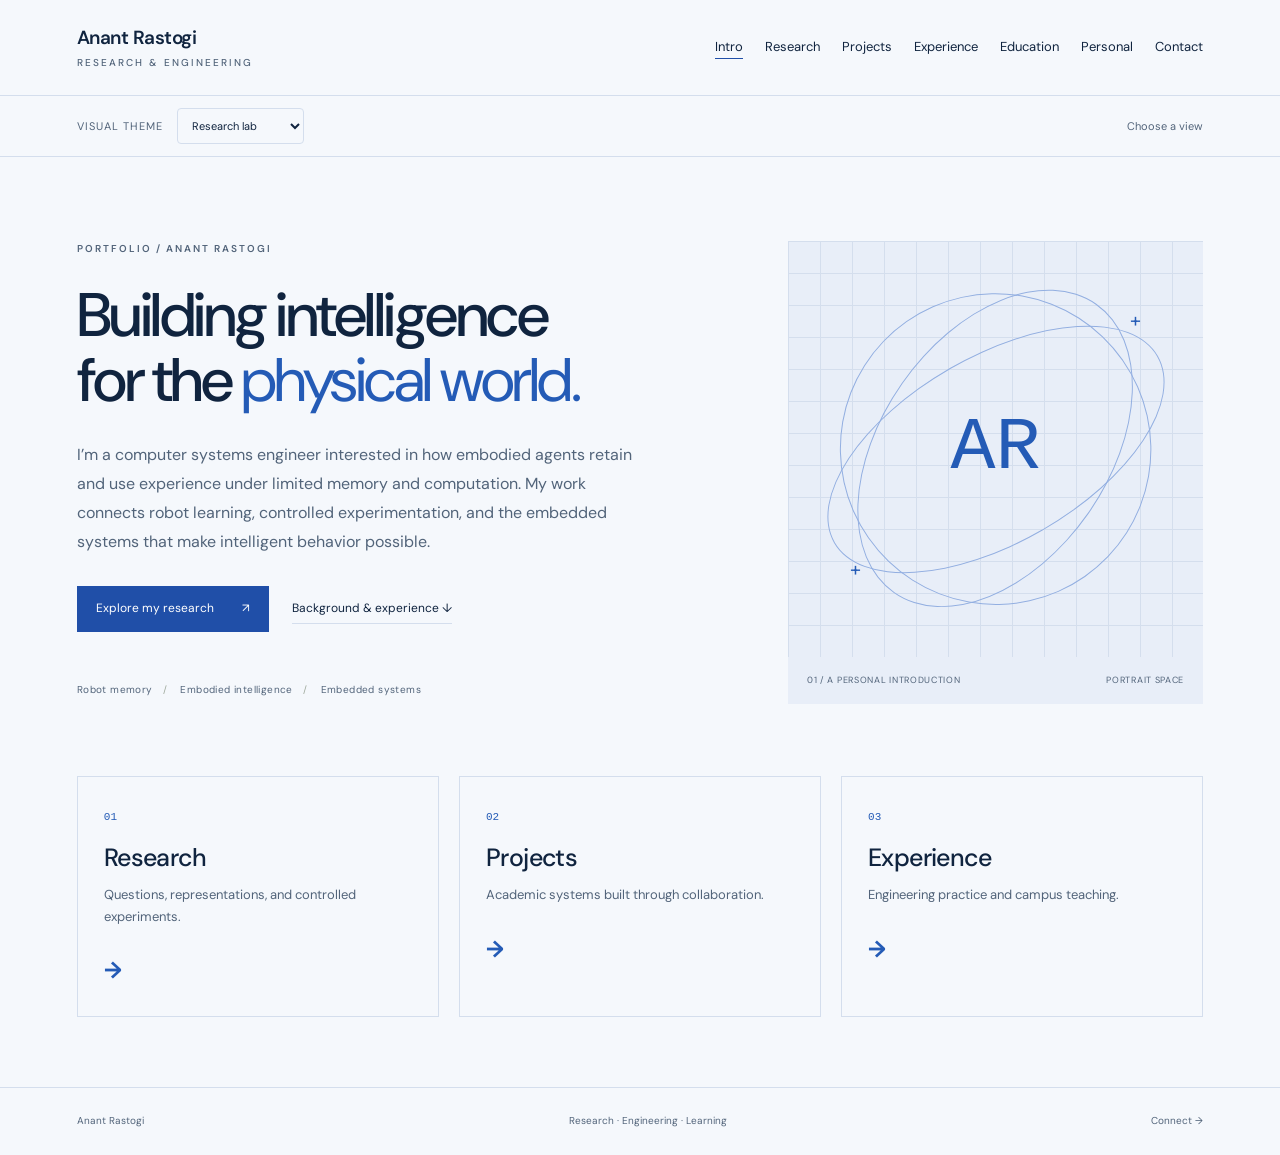
<file: index.html>
<!doctype html>
<html lang="en" data-theme="lab"><head><meta charset="utf-8"><meta name="viewport" content="width=device-width, initial-scale=1"><meta name="description" content="Anant Rastogi: intro, research and engineering portfolio."><meta name="theme-color" content="#183d88"><title>Intro | Anant Rastogi</title><link rel="stylesheet" href="styles.css"><script>try{document.documentElement.dataset.theme=localStorage.getItem('portfolio-theme')||'lab'}catch(e){}</script></head><body><a class="skip" href="#main">Skip to content</a><header class="masthead"><a class="wordmark" href="index.html">Anant Rastogi<span>Research & engineering</span></a><button id="menu-toggle" aria-expanded="false" aria-controls="navigation">Menu <span>+</span></button><nav id="navigation" aria-label="Main navigation"><a href="index.html" aria-current="page" class="active">Intro</a><a href="research.html">Research</a><a href="projects.html">Projects</a><a href="experience.html">Experience</a><a href="education.html">Education</a><a href="about.html">Personal</a><a href="contact.html">Contact</a></nav></header><div class="theme-toolbar"><label for="theme-select">Visual theme</label><select id="theme-select"><option value="lab">Research lab</option><option value="graphite">Graphite</option><option value="editorial">Editorial</option></select><span>Choose a view</span></div><main id="main"><section id="home" class="hero"><div class="hero-copy"><p class="eyebrow">Portfolio / Anant Rastogi</p><h1>Building intelligence<br>for the <em>physical world.</em></h1><p class="intro" id="intro"></p><div class="hero-actions"><a class="button" href="research.html">Explore my research <span>↗</span></a><a class="text-link" href="experience.html">Background & experience ↓</a></div><div class="areas" id="areas"></div></div><figure class="portrait media-slot"><div class="portrait-art" aria-hidden="true"><span class="orbit o1"></span><span class="orbit o2"></span><span class="orbit o3"></span><span class="cross c1">+</span><span class="cross c2">+</span><span class="monogram">AR</span></div><figcaption><span>01 / A personal introduction</span><span>Portrait space</span></figcaption></figure></section><section class="page-index" aria-label="Explore the portfolio"><a href="research.html"><span>01</span><h2>Research</h2><p>Questions, representations, and controlled experiments.</p><b aria-hidden="true">→</b></a><a href="projects.html"><span>02</span><h2>Projects</h2><p>Academic systems built through collaboration.</p><b aria-hidden="true">→</b></a><a href="experience.html"><span>03</span><h2>Experience</h2><p>Engineering practice and campus teaching.</p><b aria-hidden="true">→</b></a></section></main><footer><span>Anant Rastogi</span><span>Research · Engineering · Learning</span><a href="contact.html">Connect →</a></footer><script src="content.js"></script><script src="app.js"></script></body></html>
</file>
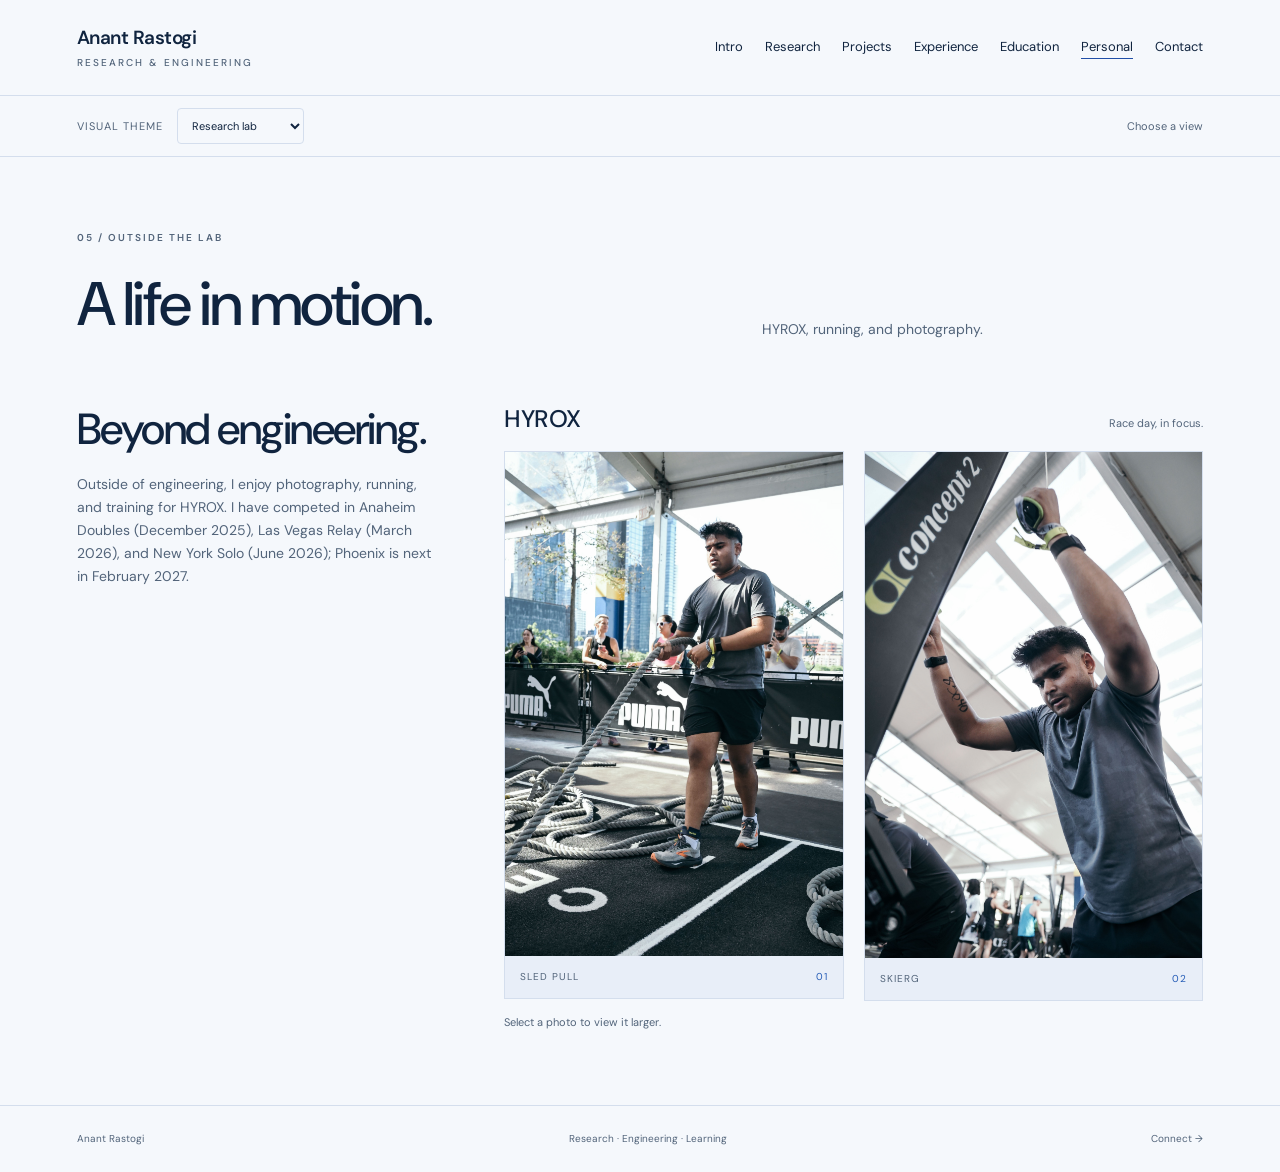
<file: about.html>
<!doctype html>
<html lang="en" data-theme="lab"><head><meta charset="utf-8"><meta name="viewport" content="width=device-width, initial-scale=1"><meta name="description" content="Anant Rastogi: personal, research and engineering portfolio."><meta name="theme-color" content="#183d88"><title>Personal | Anant Rastogi</title><link rel="stylesheet" href="styles.css?v=20261116"><script>try{document.documentElement.dataset.theme=localStorage.getItem('portfolio-theme')||'lab'}catch(e){}</script></head><body><a class="skip" href="#main">Skip to content</a><header class="masthead"><a class="wordmark" href="index.html">Anant Rastogi<span>Research & engineering</span></a><button id="menu-toggle" aria-expanded="false" aria-controls="navigation">Menu <span>+</span></button><nav id="navigation" aria-label="Main navigation"><a href="index.html">Intro</a><a href="research.html">Research</a><a href="projects.html">Projects</a><a href="experience.html">Experience</a><a href="education.html">Education</a><a href="about.html" aria-current="page" class="active">Personal</a><a href="contact.html">Contact</a></nav></header><div class="theme-toolbar"><label for="theme-select">Visual theme</label><select id="theme-select"><option value="lab">Research lab</option><option value="graphite">Graphite</option><option value="editorial">Editorial</option></select><span>Choose a view</span></div><main id="main"><section class="section"><div class="section-head"><div><p class="eyebrow">05 / Outside the lab</p><h1>A life in motion.</h1></div><p class="section-note">HYROX, running, and photography.</p></div><div class="about-grid about-hyrox"><div><h2>Beyond engineering.</h2><div id="hobbies"></div></div>
<section class="hyrox-gallery" id="hyrox" aria-labelledby="hyrox-title">
  <div class="hyrox-gallery-head"><h2 id="hyrox-title">HYROX</h2><p>Race day, in focus.</p></div>
  <div class="hyrox-photos">
    <figure class="hyrox-photo">
      <a href="media/hyrox/sled-pull.jpg" aria-label="View larger photo: HYROX sled pull">
        <img src="media/hyrox/sled-pull.jpg" width="2677" height="4000" alt="Pulling the sled rope during a HYROX race." loading="lazy" decoding="async">
      </a>
      <figcaption><span>Sled pull</span><span>01</span></figcaption>
    </figure>
    <figure class="hyrox-photo">
      <a href="media/hyrox/skierg.jpg" aria-label="View larger photo: HYROX SkiErg">
        <img src="media/hyrox/skierg.jpg" width="2666" height="4000" alt="Reaching overhead on a SkiErg during a HYROX race." loading="lazy" decoding="async">
      </a>
      <figcaption><span>SkiErg</span><span>02</span></figcaption>
    </figure>
  </div>
  <p class="hyrox-gallery-note">Select a photo to view it larger.</p>
</section></div></section></main><footer><span>Anant Rastogi</span><span>Research · Engineering · Learning</span><a href="contact.html">Connect →</a></footer><script src="content.js?v=20261116"></script><script src="app.js"></script></body></html>
</file>
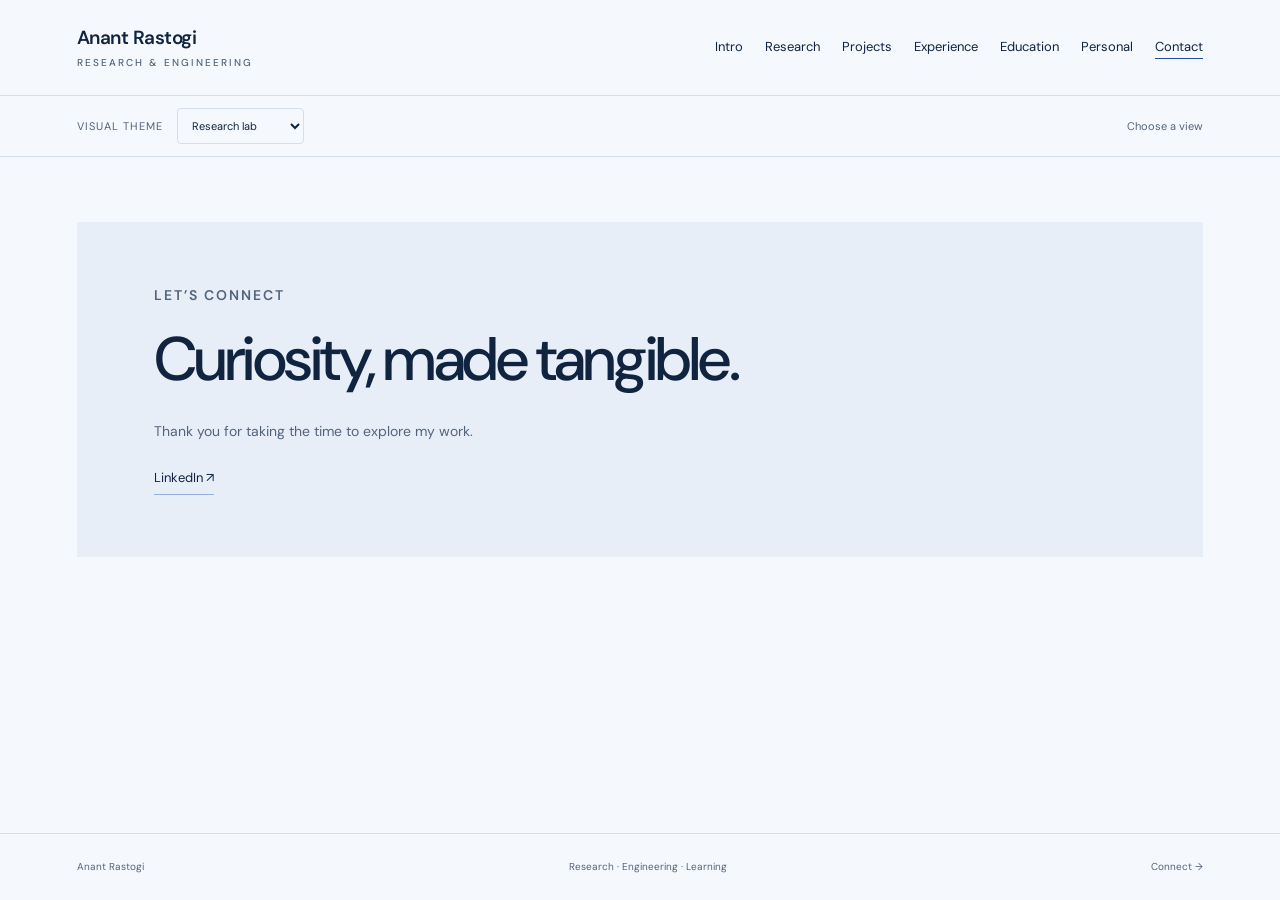
<file: contact.html>
<!doctype html>
<html lang="en" data-theme="lab"><head><meta charset="utf-8"><meta name="viewport" content="width=device-width, initial-scale=1"><meta name="description" content="Anant Rastogi: contact, research and engineering portfolio."><meta name="theme-color" content="#183d88"><title>Contact | Anant Rastogi</title><link rel="stylesheet" href="styles.css"><script>try{document.documentElement.dataset.theme=localStorage.getItem('portfolio-theme')||'lab'}catch(e){}</script></head><body><a class="skip" href="#main">Skip to content</a><header class="masthead"><a class="wordmark" href="index.html">Anant Rastogi<span>Research & engineering</span></a><button id="menu-toggle" aria-expanded="false" aria-controls="navigation">Menu <span>+</span></button><nav id="navigation" aria-label="Main navigation"><a href="index.html">Intro</a><a href="research.html">Research</a><a href="projects.html">Projects</a><a href="experience.html">Experience</a><a href="education.html">Education</a><a href="about.html">Personal</a><a href="contact.html" aria-current="page" class="active">Contact</a></nav></header><div class="theme-toolbar"><label for="theme-select">Visual theme</label><select id="theme-select"><option value="lab">Research lab</option><option value="graphite">Graphite</option><option value="editorial">Editorial</option></select><span>Choose a view</span></div><main id="main"><section class="contact"><p class="eyebrow">Let’s connect</p><h1>Curiosity, made tangible.</h1><p>Thank you for taking the time to explore my work.</p><div id="contact-links"></div></section></main><footer><span>Anant Rastogi</span><span>Research · Engineering · Learning</span><a href="contact.html">Connect →</a></footer><script src="content.js"></script><script src="app.js"></script></body></html>
</file>
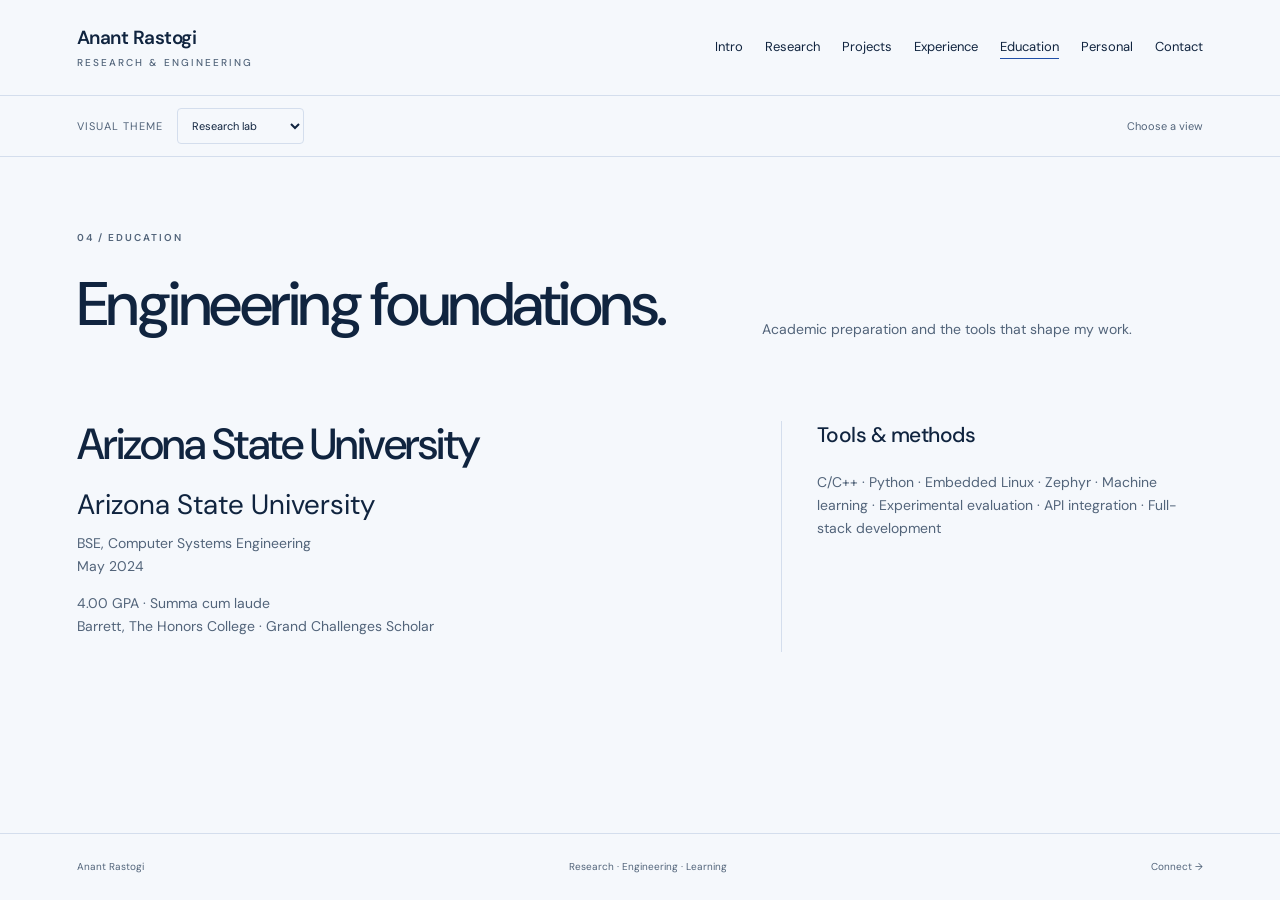
<file: education.html>
<!doctype html>
<html lang="en" data-theme="lab"><head><meta charset="utf-8"><meta name="viewport" content="width=device-width, initial-scale=1"><meta name="description" content="Anant Rastogi: education, research and engineering portfolio."><meta name="theme-color" content="#183d88"><title>Education | Anant Rastogi</title><link rel="stylesheet" href="styles.css"><script>try{document.documentElement.dataset.theme=localStorage.getItem('portfolio-theme')||'lab'}catch(e){}</script></head><body><a class="skip" href="#main">Skip to content</a><header class="masthead"><a class="wordmark" href="index.html">Anant Rastogi<span>Research & engineering</span></a><button id="menu-toggle" aria-expanded="false" aria-controls="navigation">Menu <span>+</span></button><nav id="navigation" aria-label="Main navigation"><a href="index.html">Intro</a><a href="research.html">Research</a><a href="projects.html">Projects</a><a href="experience.html">Experience</a><a href="education.html" aria-current="page" class="active">Education</a><a href="about.html">Personal</a><a href="contact.html">Contact</a></nav></header><div class="theme-toolbar"><label for="theme-select">Visual theme</label><select id="theme-select"><option value="lab">Research lab</option><option value="graphite">Graphite</option><option value="editorial">Editorial</option></select><span>Choose a view</span></div><main id="main"><section class="section"><div class="section-head"><div><p class="eyebrow">04 / Education</p><h1>Engineering foundations.</h1></div><p class="section-note">Academic preparation and the tools that shape my work.</p></div><div class="education-layout"><div><h2>Arizona State University</h2><div id="education"></div></div><div><h3>Tools & methods</h3><p id="skills" class="muted"></p></div></div></section></main><footer><span>Anant Rastogi</span><span>Research · Engineering · Learning</span><a href="contact.html">Connect →</a></footer><script src="content.js"></script><script src="app.js"></script></body></html>
</file>
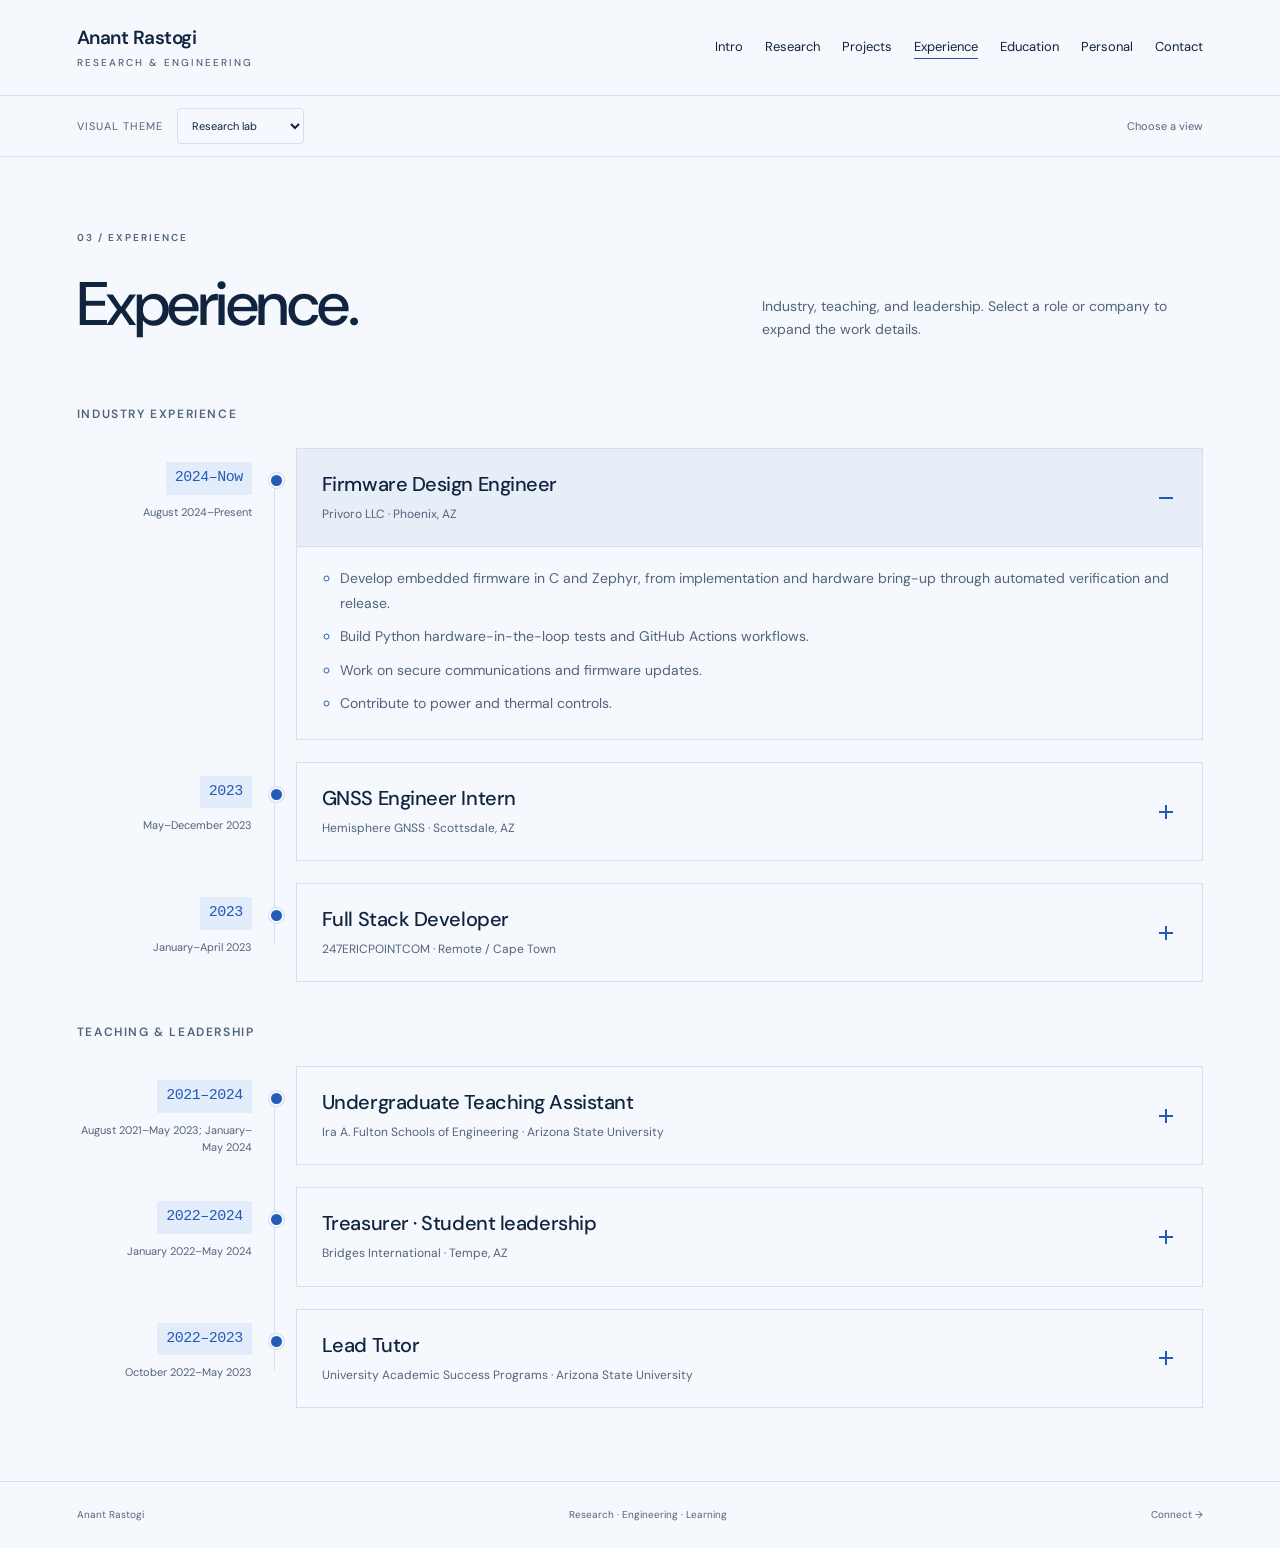
<file: experience.html>
<!doctype html>
<html lang="en" data-theme="lab"><head><meta charset="utf-8"><meta name="viewport" content="width=device-width, initial-scale=1"><meta name="description" content="Anant Rastogi: experience, research and engineering portfolio."><meta name="theme-color" content="#183d88"><title>Experience | Anant Rastogi</title><link rel="stylesheet" href="styles.css?v=20261116-timeline"><script>try{document.documentElement.dataset.theme=localStorage.getItem('portfolio-theme')||'lab'}catch(e){}</script></head><body><a class="skip" href="#main">Skip to content</a><header class="masthead"><a class="wordmark" href="index.html">Anant Rastogi<span>Research & engineering</span></a><button id="menu-toggle" aria-expanded="false" aria-controls="navigation">Menu <span>+</span></button><nav id="navigation" aria-label="Main navigation"><a href="index.html">Intro</a><a href="research.html">Research</a><a href="projects.html">Projects</a><a href="experience.html" aria-current="page" class="active">Experience</a><a href="education.html">Education</a><a href="about.html">Personal</a><a href="contact.html">Contact</a></nav></header><div class="theme-toolbar"><label for="theme-select">Visual theme</label><select id="theme-select"><option value="lab">Research lab</option><option value="graphite">Graphite</option><option value="editorial">Editorial</option></select><span>Choose a view</span></div><main id="main"><section id="experience" class="section"><div class="section-head"><div><p class="eyebrow">03 / Experience</p><h1>Experience.</h1></div><p class="section-note">Industry, teaching, and leadership. Select a role or company to expand the work details.</p></div><div id="experience-list"></div></section></main><footer><span>Anant Rastogi</span><span>Research · Engineering · Learning</span><a href="contact.html">Connect →</a></footer><script src="content.js?v=20261116-timeline"></script><script src="app.js?v=20261116-timeline"></script></body></html>
</file>
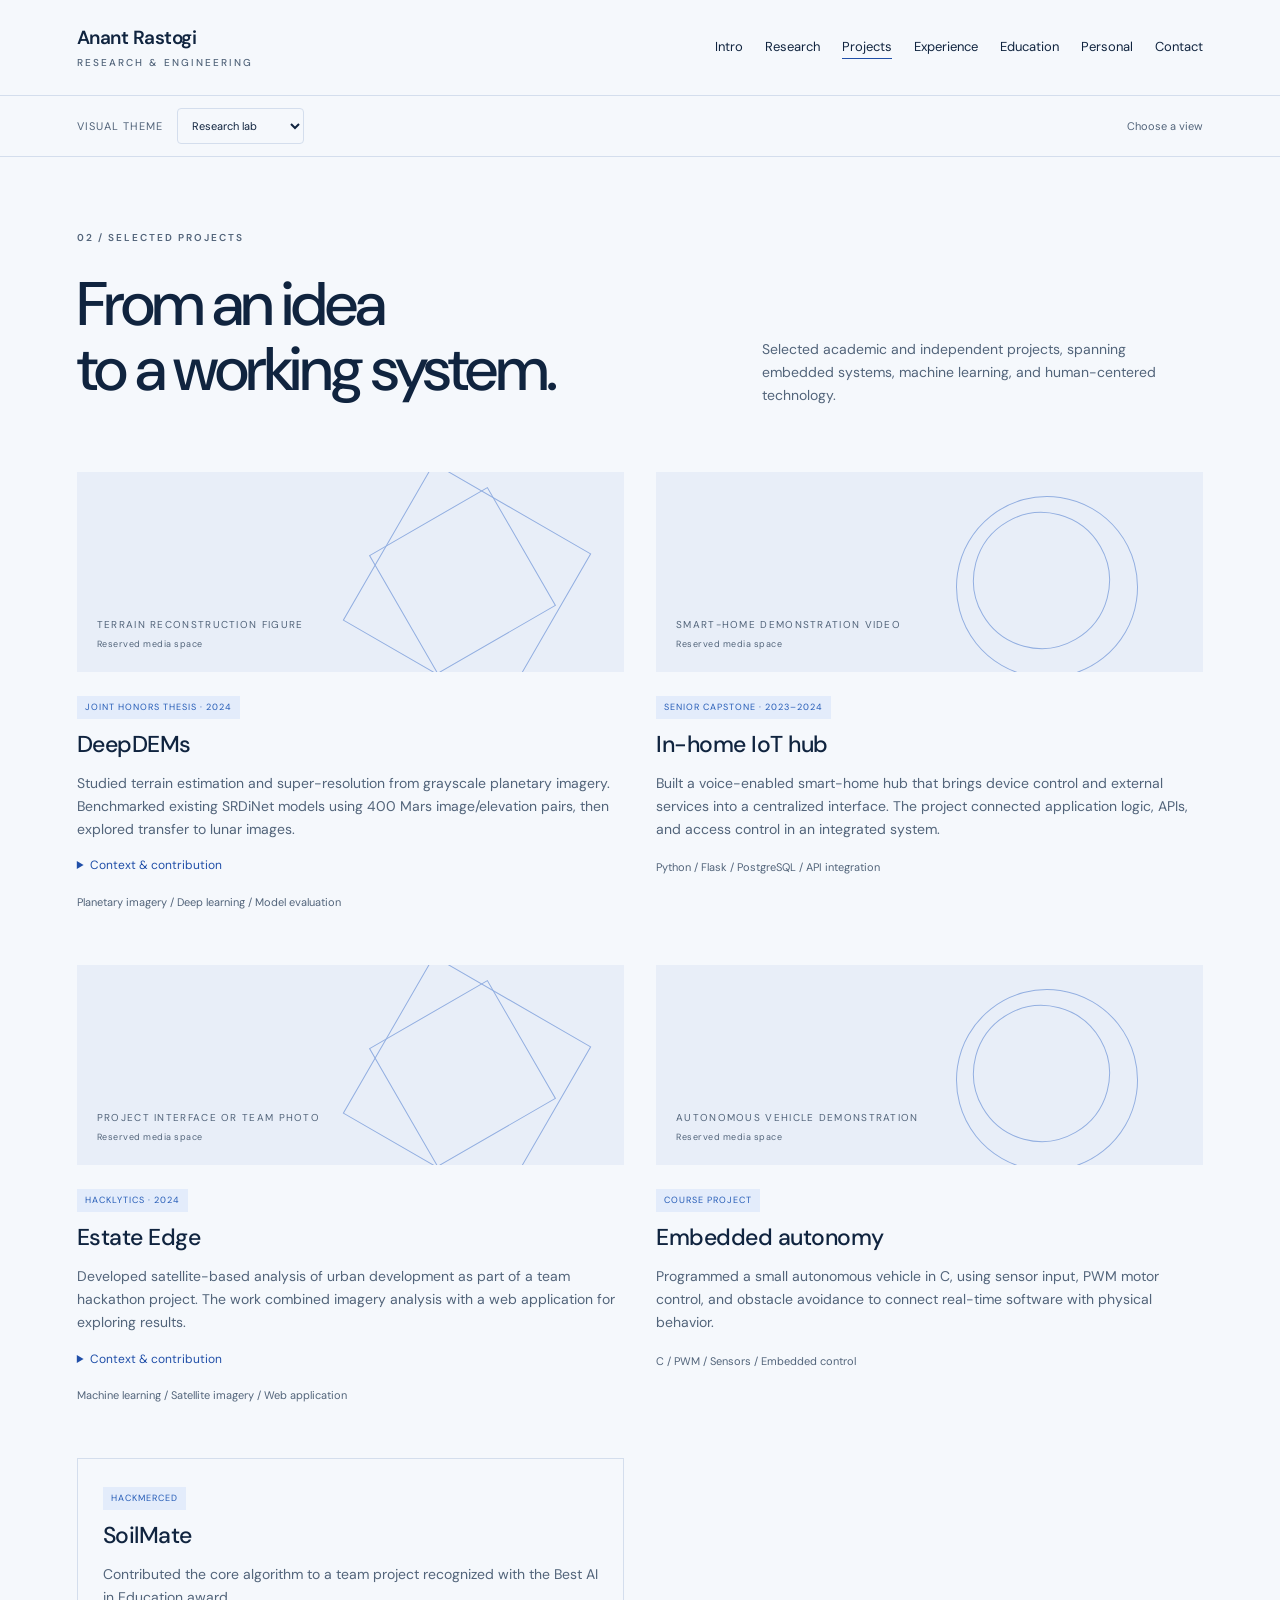
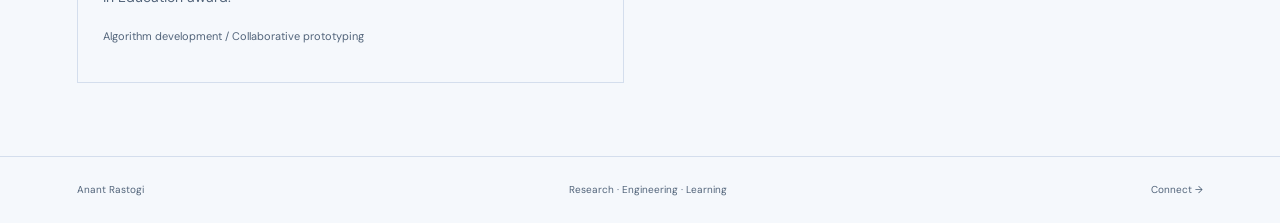
<file: projects.html>
<!doctype html>
<html lang="en" data-theme="lab"><head><meta charset="utf-8"><meta name="viewport" content="width=device-width, initial-scale=1"><meta name="description" content="Anant Rastogi: projects, research and engineering portfolio."><meta name="theme-color" content="#183d88"><title>Projects | Anant Rastogi</title><link rel="stylesheet" href="styles.css"><script>try{document.documentElement.dataset.theme=localStorage.getItem('portfolio-theme')||'lab'}catch(e){}</script></head><body><a class="skip" href="#main">Skip to content</a><header class="masthead"><a class="wordmark" href="index.html">Anant Rastogi<span>Research & engineering</span></a><button id="menu-toggle" aria-expanded="false" aria-controls="navigation">Menu <span>+</span></button><nav id="navigation" aria-label="Main navigation"><a href="index.html">Intro</a><a href="research.html">Research</a><a href="projects.html" aria-current="page" class="active">Projects</a><a href="experience.html">Experience</a><a href="education.html">Education</a><a href="about.html">Personal</a><a href="contact.html">Contact</a></nav></header><div class="theme-toolbar"><label for="theme-select">Visual theme</label><select id="theme-select"><option value="lab">Research lab</option><option value="graphite">Graphite</option><option value="editorial">Editorial</option></select><span>Choose a view</span></div><main id="main"><section id="projects" class="section"><div class="section-head"><div><p class="eyebrow">02 / Selected projects</p><h1>From an idea<br>to a working system.</h1></div><p class="section-note">Selected academic and independent projects, spanning embedded systems, machine learning, and human-centered technology.</p></div><div id="project-list" class="project-grid"></div></section></main><footer><span>Anant Rastogi</span><span>Research · Engineering · Learning</span><a href="contact.html">Connect →</a></footer><script src="content.js"></script><script src="app.js"></script></body></html>
</file>
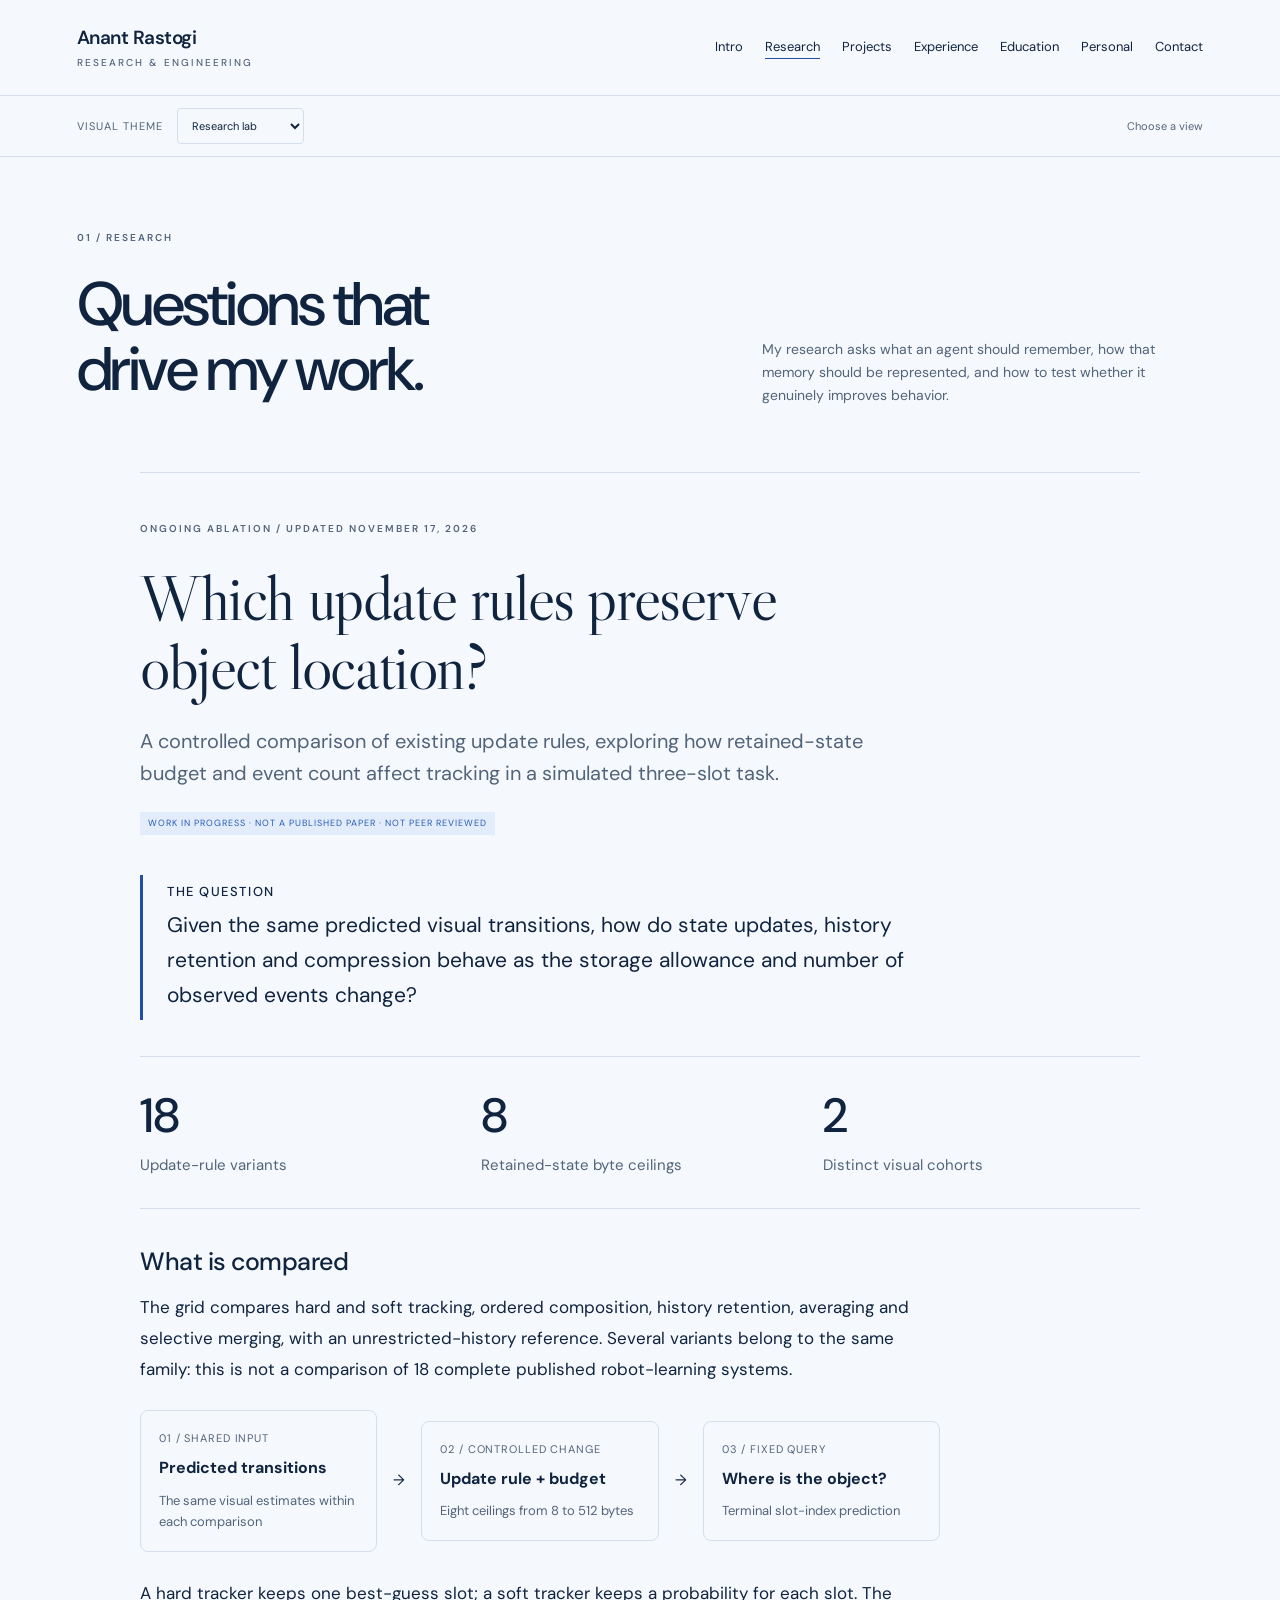
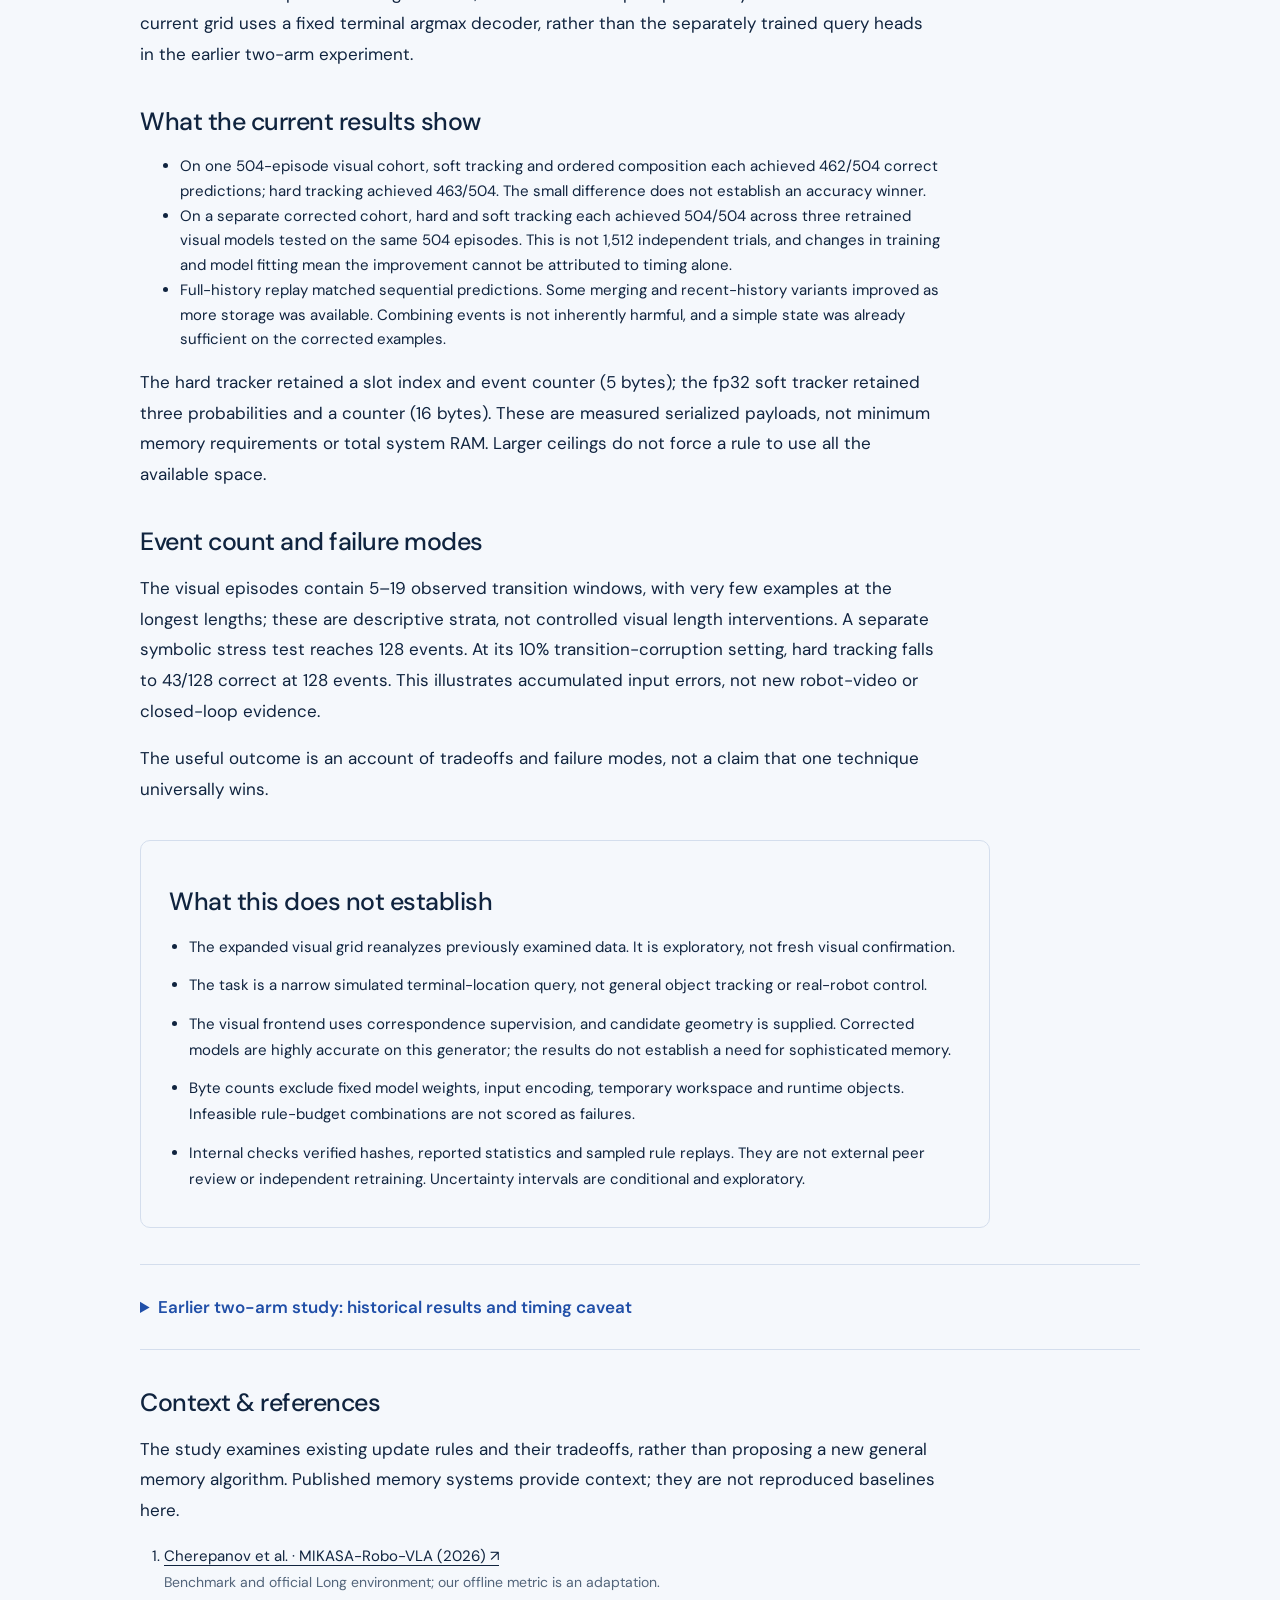
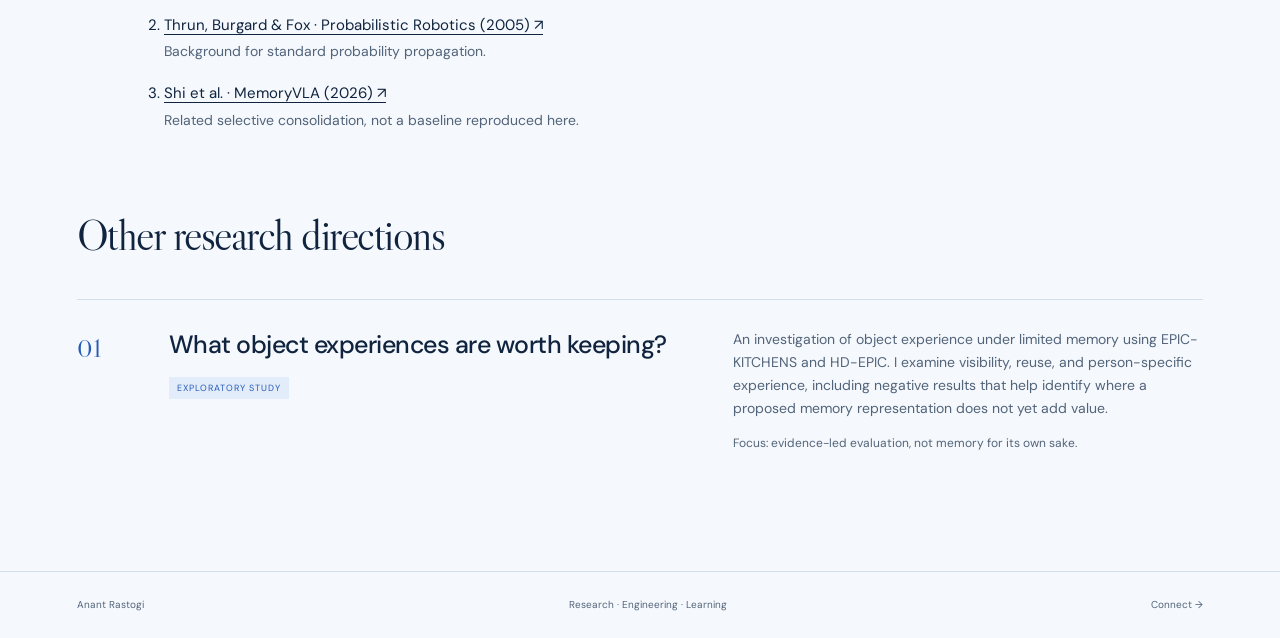
<file: research.html>
<!doctype html>
<html lang="en" data-theme="lab"><head><meta charset="utf-8"><meta name="viewport" content="width=device-width, initial-scale=1"><meta name="description" content="Anant Rastogi: an ongoing ablation of robot-memory update rules, retained-state budgets and event counts, with explicit limitations."><meta name="theme-color" content="#183d88"><title>Research | Anant Rastogi</title><link rel="stylesheet" href="styles.css"><script>try{document.documentElement.dataset.theme=localStorage.getItem('portfolio-theme')||'lab'}catch(e){}</script><link rel="stylesheet" href="research-story.css"></head><body><a class="skip" href="#main">Skip to content</a><header class="masthead"><a class="wordmark" href="index.html">Anant Rastogi<span>Research & engineering</span></a><button id="menu-toggle" aria-expanded="false" aria-controls="navigation">Menu <span>+</span></button><nav id="navigation" aria-label="Main navigation"><a href="index.html">Intro</a><a href="research.html" aria-current="page" class="active">Research</a><a href="projects.html">Projects</a><a href="experience.html">Experience</a><a href="education.html">Education</a><a href="about.html">Personal</a><a href="contact.html">Contact</a></nav></header><div class="theme-toolbar"><label for="theme-select">Visual theme</label><select id="theme-select"><option value="lab">Research lab</option><option value="graphite">Graphite</option><option value="editorial">Editorial</option></select><span>Choose a view</span></div><main id="main"><section id="research" class="section"><div class="section-head"><div><p class="eyebrow">01 / Research</p><h1>Questions that<br>drive my work.</h1></div><p class="section-note" id="research-note"></p></div><article class="research-story" aria-labelledby="study-title">
<header class="story-head"><p class="eyebrow">Ongoing ablation / Updated November 17, 2026</p><h2 id="study-title">Which update rules preserve<br class="wide-only"> object location?</h2><p class="story-lede">A controlled comparison of existing update rules, exploring how retained-state budget and event count affect tracking in a simulated three-slot task.</p><span class="tag">Work in progress · Not a published paper · Not peer reviewed</span></header>
<section class="story-question"><h3>The question</h3><p>Given the same predicted visual transitions, how do state updates, history retention and compression behave as the storage allowance and number of observed events change?</p></section>
<div class="study-stats" aria-label="Study scope"><div><strong>18</strong><span>Update-rule variants</span></div><div><strong>8</strong><span>Retained-state byte ceilings</span></div><div><strong>2</strong><span>Distinct visual cohorts</span></div></div>
<section class="story-body"><h3>What is compared</h3><p>The grid compares hard and soft tracking, ordered composition, history retention, averaging and selective merging, with an unrestricted-history reference. Several variants belong to the same family: this is not a comparison of 18 complete published robot-learning systems.</p><div class="method-flow" aria-label="Method diagram"><div><small>01 / Shared input</small><b>Predicted transitions</b><span>The same visual estimates within each comparison</span></div><span aria-hidden="true">→</span><div><small>02 / Controlled change</small><b>Update rule + budget</b><span>Eight ceilings from 8 to 512 bytes</span></div><span aria-hidden="true">→</span><div><small>03 / Fixed query</small><b>Where is the object?</b><span>Terminal slot-index prediction</span></div></div><p>A hard tracker keeps one best-guess slot; a soft tracker keeps a probability for each slot. The current grid uses a fixed terminal argmax decoder, rather than the separately trained query heads in the earlier two-arm experiment.</p></section>
<section class="story-body"><h3>What the current results show</h3><ul><li>On one 504-episode visual cohort, soft tracking and ordered composition each achieved 462/504 correct predictions; hard tracking achieved 463/504. The small difference does not establish an accuracy winner.</li><li>On a separate corrected cohort, hard and soft tracking each achieved 504/504 across three retrained visual models tested on the same 504 episodes. This is not 1,512 independent trials, and changes in training and model fitting mean the improvement cannot be attributed to timing alone.</li><li>Full-history replay matched sequential predictions. Some merging and recent-history variants improved as more storage was available. Combining events is not inherently harmful, and a simple state was already sufficient on the corrected examples.</li></ul><p>The hard tracker retained a slot index and event counter (5 bytes); the fp32 soft tracker retained three probabilities and a counter (16 bytes). These are measured serialized payloads, not minimum memory requirements or total system RAM. Larger ceilings do not force a rule to use all the available space.</p></section>
<section class="story-body"><h3>Event count and failure modes</h3><p>The visual episodes contain 5–19 observed transition windows, with very few examples at the longest lengths; these are descriptive strata, not controlled visual length interventions. A separate symbolic stress test reaches 128 events. At its 10% transition-corruption setting, hard tracking falls to 43/128 correct at 128 events. This illustrates accumulated input errors, not new robot-video or closed-loop evidence.</p><p>The useful outcome is an account of tradeoffs and failure modes, not a claim that one technique universally wins.</p></section>
<section class="study-caution"><h3>What this does not establish</h3><ul><li>The expanded visual grid reanalyzes previously examined data. It is exploratory, not fresh visual confirmation.</li><li>The task is a narrow simulated terminal-location query, not general object tracking or real-robot control.</li><li>The visual frontend uses correspondence supervision, and candidate geometry is supplied. Corrected models are highly accurate on this generator; the results do not establish a need for sophisticated memory.</li><li>Byte counts exclude fixed model weights, input encoding, temporary workspace and runtime objects. Infeasible rule-budget combinations are not scored as failures.</li><li>Internal checks verified hashes, reported statistics and sampled rule replays. They are not external peer review or independent retraining. Uncertainty intervals are conditional and exploratory.</li></ul></section>
<details class="study-details"><summary>Earlier two-arm study: historical results and timing caveat</summary><div class="story-body"><p>The November 16 comparison reported 93.65% versus 34.26% average accuracy for individual transitions versus adjacent-pair means on 504 reserved episodes, using three paired, separately fitted final query heads and 47 bytes of allocated state per arm. These are preserved historical results, not the headline for the current grid.</p><p>That study had a simulator animation/identity convention under which physical endpoint composition disagreed with the query label in 37/504 episodes. Subsequent timing checks and corrected-development evaluations are separate experiments. Their cohorts, decoders and accounting should not be mixed. The earlier compact-GRU pilot also failed its validation gate; it was not relabeled as a successful state tracker.</p></div><figure class="story-figure"><a href="media/visual64-results.svg" aria-label="Open historical two-arm comparison"><img src="media/visual64-results.svg" width="1800" height="720" alt="Historical November 16 two-arm study: individual transitions averaged 93.65 percent versus 34.26 percent for adjacent-pair means, using learned query heads on 504 shared episodes." loading="lazy"></a><figcaption>Historical two-arm results, not the current fixed-decoder update-rule grid. Dots represent final heads, not independent datasets.</figcaption></figure></details>
<section class="story-body story-references"><h3>Context &amp; references</h3><p>The study examines existing update rules and their tradeoffs, rather than proposing a new general memory algorithm. Published memory systems provide context; they are not reproduced baselines here.</p><ol><li><a href="https://arxiv.org/html/2610.00604v1">Cherepanov et al. · MIKASA-Robo-VLA (2026) ↗</a><span>Benchmark and official Long environment; our offline metric is an adaptation.</span></li><li><a href="https://robots.stanford.edu/probabilistic-robotics/">Thrun, Burgard &amp; Fox · Probabilistic Robotics (2005) ↗</a><span>Background for standard probability propagation.</span></li><li><a href="https://arxiv.org/html/2508.19236v2">Shi et al. · MemoryVLA (2026) ↗</a><span>Related selective consolidation, not a baseline reproduced here.</span></li></ol></section>
</article><h2 class="other-research">Other research directions</h2><div id="research-list"></div></section></main><footer><span>Anant Rastogi</span><span>Research · Engineering · Learning</span><a href="contact.html">Connect →</a></footer><script src="content.js"></script><script src="app.js"></script></body></html>
</file>
<file: styles.css>
@import url('https://fonts.googleapis.com/css2?family=DM+Sans:wght@400;450;500;600;700&family=Libre+Caslon+Display&display=swap');
:root{--paper:#f7f6f1;--ink:#162d2a;--muted:#596661;--green:#193f3a;--line:#d8ddd4;--accent:#a7b9a1;--serif:'Libre Caslon Display',Georgia,serif;--sans:'DM Sans',Arial,sans-serif}*{box-sizing:border-box}html{scroll-behavior:smooth;scroll-padding-top:105px}body{margin:0;background:var(--paper);color:var(--ink);font-family:var(--sans);font-size:15px;line-height:1.65}a{color:inherit;text-decoration:none}button{font:inherit}button,a{ -webkit-tap-highlight-color:transparent}a:focus-visible,button:focus-visible,summary:focus-visible{outline:3px solid #a67338;outline-offset:5px}.skip{position:fixed;top:-100px;left:20px;background:white;padding:10px;z-index:50}.skip:focus{top:10px}.masthead{display:flex;justify-content:space-between;align-items:center;padding:26px 6%;border-bottom:1px solid var(--line);background:rgba(247,246,241,.96);position:sticky;top:0;z-index:10;backdrop-filter:blur(12px)}.wordmark{font-weight:600;font-size:19px;line-height:1.25;letter-spacing:-.5px}.wordmark span{display:block;font-size:10px;text-transform:uppercase;font-weight:500;letter-spacing:2px;margin-top:7px;color:var(--muted)}nav{display:flex;gap:32px;font-size:13px}nav a{border-bottom:1px solid transparent}nav a:hover,nav a.active{border-color:var(--green)}#menu-toggle{display:none}main{max-width:1600px;margin:auto}.hero{padding:84px 6% 72px;display:grid;grid-template-columns:1.55fr 1fr;gap:6%;align-items:center}.eyebrow{font-size:10px;letter-spacing:2px;text-transform:uppercase;font-weight:600;margin:0 0 25px;color:var(--muted)}h1,h2,h3,p,figure{margin-top:0}h1,h2{font-family:var(--serif);font-weight:400;letter-spacing:-1.8px;line-height:1.07}h1{font-size:clamp(46px,5.6vw,84px);margin-bottom:27px}h1 em{font-weight:400;color:#4c6a57}h2{font-size:clamp(37px,4.3vw,61px);margin-bottom:20px}h3{font-size:21px;line-height:1.35;letter-spacing:-.5px;font-weight:500}.intro{max-width:580px;color:var(--muted);font-size:16px;line-height:1.8}.hero-actions{display:flex;align-items:center;gap:23px;flex-wrap:wrap;margin-top:30px}.button{background:var(--green);color:#fff;display:inline-flex;gap:28px;padding:13px 19px;font-size:12px}.button:hover{background:#2b554b}.text-link{font-size:12px;border-bottom:1px solid var(--line);padding:4px 0}.areas{display:flex;gap:10px;flex-wrap:wrap;margin-top:45px}.areas span{font-size:10px;letter-spacing:.4px;padding:5px 0;color:var(--muted)}.areas span+span:before{content:' / ';padding-right:10px;color:#a0aa9d}.portrait{margin:0;background:#e9ece3;align-self:stretch;min-height:390px;position:relative;overflow:hidden;display:flex;flex-direction:column}.portrait-art{min-height:340px;flex:1;position:relative;display:grid;place-items:center;background:linear-gradient(140deg,#eceee4,#d7e0d2)}.monogram{font-family:var(--serif);font-size:100px;color:#68806a;z-index:1}.orbit{position:absolute;border:1px solid #afbfaa;border-radius:50%;width:75%;height:75%;transform:rotate(-35deg)}.o2{width:55%;height:85%;transform:rotate(35deg)}.o3{width:90%;height:45%;transform:rotate(-30deg)}.cross{position:absolute;color:#7f927d;font-size:20px}.c1{top:15%;right:15%}.c2{bottom:17%;left:15%}figcaption{display:flex;justify-content:space-between;font-size:9px;letter-spacing:.7px;text-transform:uppercase;padding:16px 19px;color:var(--muted);background:#e9ece3;gap:10px}.section{padding:73px 6%;border-top:1px solid var(--line)}.section-head{display:grid;grid-template-columns:1.35fr 1fr;gap:8%;align-items:end;margin-bottom:42px}.section-note{max-width:430px;color:var(--muted);font-size:14px;margin-bottom:23px}.research-item{display:grid;grid-template-columns:68px 1.15fr 1fr;gap:24px;border-top:1px solid var(--line);padding:30px 0}.item-number{font-family:var(--serif);font-size:25px;color:#82927e}.research-item h3{font-size:25px;margin-bottom:12px}.tag{display:inline-block;font-size:9px;text-transform:uppercase;letter-spacing:1px;color:#56715e;background:#e7ece3;padding:4px 8px}.research-description{color:var(--muted);font-size:14px}.research-description p{margin-bottom:14px}.detail{font-size:12px}.project-grid{display:grid;grid-template-columns:repeat(2,minmax(0,1fr));gap:42px 32px}.project-media{height:200px;background:#e7eae1;position:relative;overflow:hidden;margin-bottom:21px;display:flex;align-items:flex-end;padding:20px}.project-media span{font-size:10px;text-transform:uppercase;letter-spacing:1.3px;color:#687c68;z-index:1}.project-media:before,.project-media:after{content:'';position:absolute;border:1px solid #bdc9b6;width:180px;height:180px;right:12%;top:12%;transform:rotate(30deg)}.project-media:after{width:135px;height:135px;right:17%;top:20%;transform:rotate(60deg)}.project:nth-child(2n) .project-media{background:#e2e8e8}.project:nth-child(2n) .project-media:before,.project:nth-child(2n) .project-media:after{border-radius:50%;border-color:#b1c5c3}.project h3{margin:10px 0 12px;font-size:23px}.project p{font-size:14px;color:var(--muted);margin-bottom:12px}.project .tech{font-size:11px;margin-top:17px;color:#6b786b}.timeline-row{display:grid;grid-template-columns:24% 36% 1fr;gap:25px;padding:26px 0;border-top:1px solid var(--line)}.when{font-size:11px;color:var(--muted);padding-top:3px}.role h3{font-size:18px;margin:0 0 6px}.role p{font-size:12px;color:var(--muted);margin:0}.timeline-row>p{font-size:13px;color:var(--muted);margin:0}.about-grid{display:grid;grid-template-columns:1fr 1fr;gap:12%}.education-title{font-family:var(--serif);font-size:28px;line-height:1.2;margin:18px 0 10px}.muted,#education p,#hobbies{color:var(--muted);font-size:14px}#education .education-title{color:var(--ink);font-size:28px}.subheading{margin-top:40px}.hobby-media{background:#e9ece3;padding:24px;min-height:190px;margin-top:24px;position:relative;overflow:hidden;display:flex;align-items:flex-end}.hobby-media p{position:relative;z-index:1;font-size:12px;margin:0}.hobby-media p span{display:block;font-size:10px;color:var(--muted);margin-top:4px}.landscape{position:absolute;right:0;top:0;width:50%;height:100%}.landscape span{position:absolute;border:1px solid #bdc9b6;transform:rotate(45deg);width:130px;height:130px;top:45px;right:15px}.landscape span:nth-child(2){right:65px;top:75px}.landscape span:nth-child(3){right:-40px;top:85px}.contact{background:var(--green);color:var(--paper);padding:62px 6%;margin:15px 6% 65px}.contact .eyebrow{color:#b2c6b7;margin-bottom:20px}.contact h2{font-size:45px}.contact p{color:#c5d1c6;font-size:14px}.contact a{display:inline-block;border-bottom:1px solid #6c8b78;font-size:13px;padding-bottom:5px;margin:10px 25px 0 0}.contact a:hover{border-color:white}footer{border-top:1px solid var(--line);padding:25px 6%;display:flex;justify-content:space-between;font-size:10px;color:var(--muted);gap:20px}.media-slot img,.project-media img{width:100%;height:100%;object-fit:cover}.project-media video{width:100%;height:100%;object-fit:contain}details{margin-top:15px}summary{cursor:pointer;font-size:12px;color:var(--green)}details p{margin-top:10px}.empty-note{border-left:2px solid var(--line);padding-left:16px}
@media(min-width:1600px){.masthead,footer{padding-left:calc((100vw - 1408px)/2);padding-right:calc((100vw - 1408px)/2)}}
@media(max-width:900px){.hero{gap:35px;grid-template-columns:1.35fr 1fr;padding-top:60px}h1{font-size:56px}.portrait{min-height:340px}.portrait-art{min-height:300px}.intro{font-size:14px}.research-item{grid-template-columns:35px 1fr 1fr;gap:16px}.timeline-row{grid-template-columns:20% 33% 1fr;gap:15px}}
@media(max-width:650px){html{scroll-padding-top:90px}.masthead{padding:20px 6%}.wordmark{font-size:17px}.wordmark span{font-size:8px}#menu-toggle{display:flex;background:none;border:0;font-size:12px;gap:16px;padding:10px 0}nav{display:none;position:absolute;left:0;right:0;top:80px;background:var(--paper);padding:18px 6% 25px;border-bottom:1px solid var(--line);gap:20px;justify-content:space-between}nav.open{display:flex}nav a{font-size:12px}.hero{display:block;padding-top:45px;padding-bottom:45px}h1{font-size:51px;letter-spacing:-1.3px}.eyebrow{margin-bottom:20px}.intro{font-size:15px}.hero-actions{gap:20px}.areas{margin-top:27px;margin-bottom:32px}.portrait{min-height:0;height:290px}.portrait-art{min-height:0}.monogram{font-size:75px}.section{padding-top:44px;padding-bottom:44px}.section-head{display:block;margin-bottom:25px}.section-note{margin-top:24px;max-width:100%}h2{font-size:42px}.research-item{grid-template-columns:28px 1fr;gap:12px;padding:25px 0}.research-description{grid-column:2}.research-item h3{font-size:23px}.project-grid{grid-template-columns:1fr;gap:35px}.project-media{height:210px}.timeline-row{grid-template-columns:1fr;gap:10px}.when{font-size:10px}.timeline-row>p{max-width:100%;font-size:14px}.about-grid{grid-template-columns:1fr;gap:35px}.contact{padding:35px 7%;margin-bottom:40px}.contact h2{font-size:39px}.contact a{font-size:12px}footer{flex-wrap:wrap;gap:12px}footer span:nth-child(2){display:none}}
@media(prefers-reduced-motion:reduce){html{scroll-behavior:auto}}
@media print{.masthead{position:static}nav,#menu-toggle,.hero-actions,footer a{display:none}.section{break-inside:avoid;padding:30px 0}.hero{padding:30px 0}.project-media,.hobby-media,.portrait{display:none}.hero,.about-grid{display:block}.contact{background:none;color:var(--ink);margin:20px 0;padding:20px 0}.contact p,.contact .eyebrow{color:var(--muted)}body{background:white;font-size:12px}}
.project-media small{display:block;font-size:9px;letter-spacing:.5px;text-transform:none;margin-top:4px;color:#70806d}.project-media.filled{padding:0;background:#e7eae1}.project-media.filled:before,.project-media.filled:after{display:none}.research-description .project-media{height:145px;margin-top:20px;margin-bottom:0}.research-description .project-media:before{width:110px;height:110px}.research-description .project-media:after{width:80px;height:80px}.research-description .project-media span{font-size:8px}.project:last-child:not(:has(.project-media)){padding:25px;border:1px solid var(--line)}
/* Multi-page theme system: palettes preserve content and layout. */
:root{--surface:#e9ece3;--surface-2:#e2e8e0;--soft:#e7ece3;--accent-ink:#4c6a57;--button-ink:#fff;--heading:var(--serif)}
:root[data-theme="lab"]{--paper:#f5f8fc;--ink:#10243f;--muted:#52647a;--green:#204fa8;--line:#d4deed;--accent:#93afe1;--surface:#e8eef8;--surface-2:#dce7f7;--soft:#e3ecfb;--accent-ink:#245bb6;--heading:var(--sans)}
:root[data-theme="graphite"]{color-scheme:dark;--paper:#111820;--ink:#e5edf8;--muted:#a7b6c9;--green:#9ebcff;--line:#334152;--accent:#7598cb;--surface:#1b2735;--surface-2:#24364b;--soft:#26374c;--accent-ink:#a7c5ff;--button-ink:#111820;--heading:var(--sans)}
body{min-height:100vh;display:flex;flex-direction:column}main{width:100%;flex:1}.masthead{background:var(--paper);gap:30px}.masthead nav{gap:22px;flex-wrap:wrap}h1,h2,.education-title{font-family:var(--heading)}h1 em{color:var(--accent-ink)}[data-theme="lab"] h1,[data-theme="graphite"] h1{font-weight:500;font-size:clamp(40px,4.8vw,70px);letter-spacing:-2.5px}[data-theme="lab"] h2,[data-theme="graphite"] h2{font-size:clamp(30px,3.4vw,46px);font-weight:500;letter-spacing:-1.5px}h1 em{font-style:normal}.button{color:var(--button-ink)}.button:hover{background:var(--accent-ink);color:var(--button-ink)}.theme-toolbar{display:flex;align-items:center;gap:14px;padding:12px 6%;border-bottom:1px solid var(--line);font-size:11px;color:var(--muted)}.theme-toolbar label{text-transform:uppercase;letter-spacing:1px}.theme-toolbar select{font:inherit;color:var(--ink);background:var(--paper);border:1px solid var(--line);border-radius:4px;padding:7px 30px 7px 10px;min-height:36px}.theme-toolbar span{margin-left:auto}.theme-toolbar select:focus-visible{outline:2px solid var(--accent-ink);outline-offset:3px}.portrait,.hobby-media,figcaption{background:var(--surface)}.portrait-art{background:linear-gradient(140deg,var(--surface),var(--surface-2))}.monogram{color:var(--accent-ink)}.orbit,.landscape span{border-color:var(--accent)}.cross,.item-number{color:var(--accent-ink)}.tag{color:var(--accent-ink);background:var(--soft)}.project-media,.project:nth-child(2n) .project-media{background:var(--surface)}.project-media:before,.project-media:after,.project:nth-child(2n) .project-media:before,.project:nth-child(2n) .project-media:after{border-color:var(--accent)}.project-media span,.project-media small,.project .tech{color:var(--muted)}.contact{background:var(--surface);color:var(--ink)}.contact p,.contact .eyebrow{color:var(--muted)}.contact a{border-color:var(--accent)}.skip{background:var(--paper);color:var(--ink)}.section:first-child{border-top:0}.page-index{display:grid;grid-template-columns:repeat(3,1fr);gap:20px;padding:0 6% 70px}.page-index a{display:block;border:1px solid var(--line);padding:26px;position:relative;background:var(--paper)}.page-index a:hover{background:var(--surface)}.page-index a>span{font:11px ui-monospace,monospace;color:var(--accent-ink)}.page-index h2{font-family:var(--sans);font-size:25px;margin:18px 0 12px;letter-spacing:-.6px}.page-index p{font-size:13px;color:var(--muted);margin-bottom:25px}.page-index b{font-size:23px;color:var(--accent-ink)}[data-theme="lab"] .portrait-art,[data-theme="graphite"] .portrait-art{background-image:linear-gradient(var(--line) 1px,transparent 1px),linear-gradient(90deg,var(--line) 1px,transparent 1px);background-size:32px 32px;background-color:var(--surface)}[data-theme="lab"] .monogram,[data-theme="graphite"] .monogram{font-family:ui-monospace,monospace;font-size:75px;font-weight:500}.contact{margin-top:65px}
@media(max-width:1050px){.masthead{align-items:flex-start}.masthead nav{gap:12px 18px;justify-content:flex-end;max-width:65%}}
@media(max-width:720px){.masthead{align-items:center;padding:20px 6%}#menu-toggle{display:flex;background:transparent;color:var(--ink);border:0;gap:15px;padding:8px}.masthead nav{display:none;position:absolute;left:0;right:0;top:100%;max-width:none;background:var(--paper);padding:20px 6%;border-bottom:1px solid var(--line);grid-template-columns:repeat(2,1fr);gap:16px}.masthead nav.open{display:grid}.masthead nav a{font-size:14px;padding:5px 0}.theme-toolbar{flex-wrap:wrap;gap:8px 12px}.theme-toolbar span{display:none}.hero{display:block;padding-top:40px}.portrait{height:310px;margin-top:35px}.hero h1{font-size:44px;letter-spacing:-1.8px}.page-index{grid-template-columns:1fr;padding-bottom:40px}.page-index a{padding:22px}.page-index p{margin-bottom:10px}.section h1{font-size:42px;letter-spacing:-1.5px}.section-head{display:block}.section-note{margin-top:25px}.research-item{grid-template-columns:28px 1fr}.research-description{grid-column:2}.about-grid{grid-template-columns:1fr}.contact{margin-top:35px}}
@media print{.theme-toolbar{display:none}:root[data-theme]{--paper:white;--ink:#17202b;--muted:#415064;--line:#ccd3db;--surface:#eef1f4;--accent-ink:#244b83}.masthead nav{display:none}}
.education-layout{display:grid;grid-template-columns:1.4fr 1fr;gap:10%;padding-top:15px}.education-layout>div+div{border-left:1px solid var(--line);padding-left:35px}@media(max-width:720px){.education-layout{grid-template-columns:1fr;gap:25px}.education-layout>div+div{border-left:0;border-top:1px solid var(--line);padding:25px 0 0}}

/* HYROX gallery: original portrait photos, with no cropping. */
.about-hyrox{grid-template-columns:minmax(0,.85fr) minmax(0,1.65fr);gap:6%;align-items:start}
.hyrox-gallery{min-width:0;scroll-margin-top:120px}
.hyrox-gallery-head{display:flex;align-items:baseline;justify-content:space-between;gap:16px;margin-bottom:18px}
.hyrox-gallery-head h2{font-family:var(--sans);font-size:24px;letter-spacing:-.5px;margin:0}
.hyrox-gallery-head p,.hyrox-gallery-note{font-size:11px;color:var(--muted);margin:0}
.hyrox-photos{display:grid;grid-template-columns:repeat(2,minmax(0,1fr));gap:20px;align-items:start}
.hyrox-photo{margin:0;min-width:0;border:1px solid var(--line);background:var(--surface)}
.hyrox-photo a{display:block}
.hyrox-photo a:focus-visible{outline-color:var(--accent-ink)}
.hyrox-photo img{display:block;width:100%;height:auto}
.hyrox-photo figcaption{padding:13px 15px;font-size:10px;letter-spacing:1px}
.hyrox-photo figcaption span:last-child{color:var(--accent-ink);font-variant-numeric:tabular-nums}
.hyrox-gallery-note{margin-top:12px}
@media(max-width:900px){.about-hyrox{grid-template-columns:1fr;gap:35px}.about-hyrox #hobbies{max-width:650px}}
@media(max-width:500px){.hyrox-photos{grid-template-columns:1fr;gap:24px}.hyrox-gallery-head{align-items:flex-end}.hyrox-gallery-head p{max-width:110px;text-align:right}}

/* CV timeline: dates stay on the left; native details support pointer and keyboard. */
.experience-group+.experience-group{margin-top:42px}
.section .experience-group-title{font-family:var(--sans);font-size:12px;font-weight:600;line-height:1.4;letter-spacing:1.6px;text-transform:uppercase;margin:0 0 25px;color:var(--muted)}
.experience-timeline{--date-width:175px;--timeline-gap:44px;list-style:none;margin:0;padding:0;position:relative}
.experience-timeline:before{content:'';position:absolute;left:calc(var(--date-width) + var(--timeline-gap)/2);top:26px;bottom:38px;width:1px;background:var(--line)}
.experience-entry{position:relative;display:grid;grid-template-columns:var(--date-width) minmax(0,1fr);gap:var(--timeline-gap);padding:0 0 22px}
.experience-entry:last-child{padding-bottom:0}
.experience-entry:before{content:'';position:absolute;left:calc(var(--date-width) + var(--timeline-gap)/2 - 5px);top:25px;width:11px;height:11px;border:2px solid var(--paper);border-radius:50%;background:var(--accent-ink);box-shadow:0 0 0 1px var(--line)}
.experience-date{padding-top:14px;text-align:right;min-width:0}
.experience-years{display:inline-block;padding:5px 9px;background:var(--soft);color:var(--accent-ink);font:500 15px/1.5 ui-monospace,monospace;letter-spacing:-.5px}
.experience-period{display:block;margin-top:9px;font-size:11px;line-height:1.6;color:var(--muted)}
.experience-details{margin:0;min-width:0;border:1px solid var(--line);background:var(--paper)}
.experience-summary{display:flex;align-items:center;justify-content:space-between;gap:20px;list-style:none;padding:22px 25px;cursor:pointer;color:var(--ink)}
.experience-summary::-webkit-details-marker{display:none}
.experience-summary::marker{content:''}
.experience-summary:hover,.experience-details[open]>.experience-summary{background:var(--surface)}
.experience-summary:focus-visible{outline:3px solid var(--accent-ink);outline-offset:4px}
.experience-summary-text{min-width:0}
.experience-title{display:block;font-size:20px;font-weight:500;line-height:1.35;letter-spacing:-.45px}
.experience-company{display:block;margin-top:7px;font-size:12px;line-height:1.6;color:var(--muted)}
.experience-toggle{position:relative;flex:0 0 22px;width:22px;height:22px;color:var(--accent-ink)}
.experience-toggle:before,.experience-toggle:after{content:'';position:absolute;top:10px;left:4px;width:14px;height:2px;background:currentColor}
.experience-toggle:after{transform:rotate(90deg)}
.experience-details[open]>.experience-summary .experience-toggle:after{display:none}
.experience-work{padding:19px 25px 23px;border-top:1px solid var(--line);font-size:14px;line-height:1.75;color:var(--muted)}
.experience-work ul{margin:0;padding-left:18px}
.experience-work li+li{margin-top:9px}
.experience-work li::marker{color:var(--accent-ink)}
@media(max-width:720px){.experience-timeline{--date-width:116px;--timeline-gap:30px}.experience-summary{padding:18px;gap:12px}.experience-title{font-size:18px}.experience-work{padding:17px 18px 20px}.experience-years{font-size:13px}.experience-period{font-size:10px}}
@media(max-width:500px){.experience-timeline{--date-width:78px;--timeline-gap:22px}.experience-date{padding-top:14px}.experience-years{font-size:11px;letter-spacing:-.4px;padding:5px 4px}.experience-period{font-size:9px;line-height:1.65}.experience-summary{padding:16px 12px;gap:8px;align-items:flex-start}.experience-title{font-size:16px;letter-spacing:-.3px}.experience-company{font-size:11px}.experience-toggle{flex-basis:18px;width:18px;height:20px}.experience-toggle:before,.experience-toggle:after{left:2px}.experience-work{padding:14px 12px 17px;font-size:13px}.experience-work ul{padding-left:16px}.experience-group+.experience-group{margin-top:34px}}
</file>
<file: research-story.css>
.research-story{max-width:1000px;margin:0 auto 80px;border-top:1px solid var(--line);padding-top:48px}.story-head{max-width:820px;margin-bottom:40px}.story-head h2{font-family:var(--serif);font-size:clamp(38px,5vw,66px);font-weight:400;line-height:1.08;margin:12px 0 24px;letter-spacing:-1.4px}.story-lede{font-size:20px;line-height:1.6;color:var(--muted);max-width:730px}.story-question{border-left:3px solid var(--green);padding:8px 24px;margin:32px 0;background:var(--paper)}.story-question h3{font-size:13px;text-transform:uppercase;letter-spacing:.12em;margin:0 0 8px}.story-question p{font-size:21px;max-width:780px;margin:0}.study-stats{display:grid;grid-template-columns:repeat(3,1fr);gap:24px;border-block:1px solid var(--line);padding:30px 0;margin:36px 0 24px}.study-stats strong{display:block;font-size:clamp(29px,4vw,48px);font-weight:500;line-height:1.2}.study-stats span{display:block;color:var(--muted);margin-top:8px}.story-body{max-width:800px}.story-body h3,.study-caution h3{font-size:25px;margin:36px 0 14px}.story-body p{font-size:17px;line-height:1.8}.story-figure{margin:32px 0 40px}.story-figure img{display:block;width:100%;height:auto;background:#fff;border:1px solid var(--line);border-radius:8px}.story-figure figcaption{display:block;padding:14px 0;color:var(--muted);font-size:14px;line-height:1.6;max-width:850px}.story-figure a,.story-references a{text-decoration:underline;text-underline-offset:4px}.method-flow{display:flex;align-items:center;gap:16px;margin:26px 0}.method-flow>div{flex:1;padding:18px;border:1px solid var(--line);border-radius:8px;min-width:0}.method-flow small,.method-flow b,.method-flow div span{display:block}.method-flow small{font-size:11px;letter-spacing:.08em;text-transform:uppercase;color:var(--muted)}.method-flow b{font-size:16px;margin:8px 0}.method-flow div span{font-size:13px;color:var(--muted)}.study-details{border-block:1px solid var(--line);padding:20px 0}.study-details summary{cursor:pointer;font-size:17px;font-weight:600;min-height:44px;padding:8px 0}.study-details li,.study-caution li{margin:12px 0}.study-caution{border:1px solid var(--line);border-radius:10px;padding:8px 28px 20px;margin:36px 0;max-width:850px}.study-caution ul{padding-left:20px;line-height:1.75}.story-references ol{padding-left:24px}.story-references li{margin:18px 0}.story-references li span{display:block;font-size:14px;color:var(--muted);margin-top:3px}.other-research{font-family:var(--serif);font-size:36px;margin:40px 0} .research-item{padding-top:28px}@media(max-width:650px){.research-story{padding-top:28px;margin-bottom:44px}.wide-only{display:none}.story-lede{font-size:18px}.story-question{padding-left:18px}.story-question p{font-size:18px}.study-stats{gap:12px;padding:22px 0}.study-stats span{font-size:12px}.method-flow{flex-direction:column;align-items:stretch}.method-flow>span{transform:rotate(90deg);align-self:center}.study-caution{padding:4px 18px 16px}.story-body p{font-size:16px}.story-figure{margin:24px -4px}.story-head h2{letter-spacing:-.7px}.story-references a{overflow-wrap:anywhere}}@media(prefers-reduced-motion:reduce){html{scroll-behavior:auto}}
</file>
